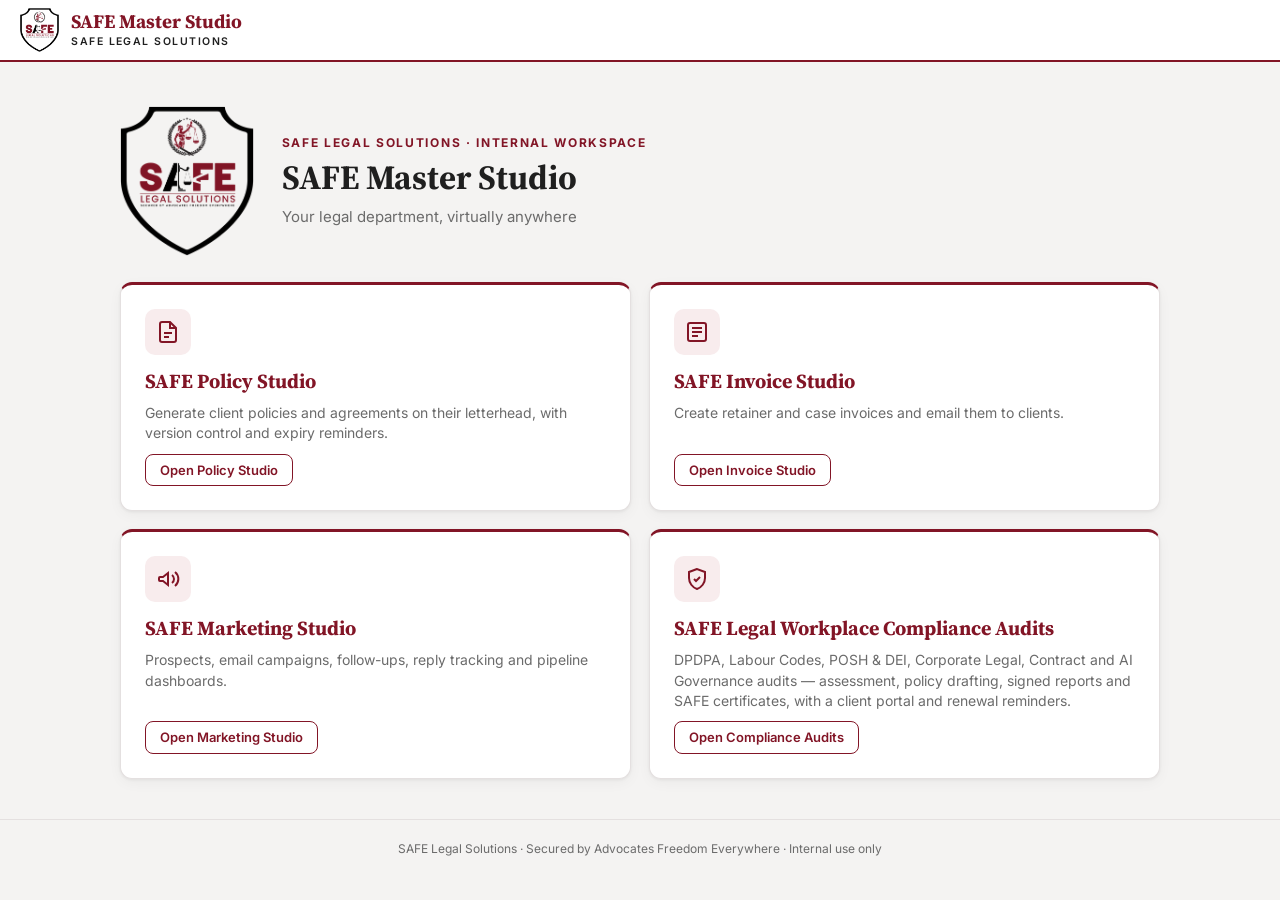
<file: index.html>
<!doctype html>
<html lang="en">
<head>
<meta charset="utf-8">
<meta name="viewport" content="width=device-width, initial-scale=1">
<title>SAFE Master Studio</title>
<link rel="icon" href="assets/favicon.png">
<link rel="preconnect" href="https://fonts.googleapis.com">
<link href="https://fonts.googleapis.com/css2?family=Source+Serif+4:wght@600;700&family=Inter:wght@400;500;600;700&display=swap" rel="stylesheet">
<link rel="stylesheet" href="assets/style.css">
<style>
  .wrap { max-width: 1080px; margin: 0 auto; padding: 0 20px; }
  .intro { padding: 44px 0 26px; display: flex; align-items: center; gap: 28px; }
  .intro img { height: 150px; width: auto; flex-shrink: 0; }
  .intro .eyebrow { color: var(--maroon); font-size: 12px; font-weight: 700; letter-spacing: .14em; text-transform: uppercase; }
  .intro h1 { font-size: 34px; color: var(--ink); margin: 6px 0 8px; }
  .intro p { color: var(--muted); margin: 0; font-size: 15px; max-width: 560px; }
  .studios { display: grid; grid-template-columns: repeat(2, 1fr); gap: 18px; padding-bottom: 40px; }
  .studio { background: #fff; border: 1px solid var(--line); border-top: 3px solid var(--maroon); border-radius: 12px; box-shadow: var(--shadow); padding: 24px; display: flex; flex-direction: column; gap: 10px; text-decoration: none; color: var(--ink); transition: transform .12s, box-shadow .12s; }
  .studio:hover { transform: translateY(-3px); box-shadow: 0 8px 24px rgba(130,21,38,.12); }
  .studio .icon { width: 46px; height: 46px; border-radius: 10px; background: var(--maroon-soft); color: var(--maroon); display: grid; place-items: center; }
  .studio .icon svg { width: 24px; height: 24px; }
  .studio h2 { font-family: "Source Serif 4", Georgia, serif; font-size: 20px; margin: 4px 0 0; color: var(--maroon); }
  .studio p { color: var(--muted); margin: 0; flex: 1; }
  .studio .go { align-self: flex-start; color: var(--maroon); border: 1px solid var(--maroon); border-radius: 8px; padding: 6px 14px; font-weight: 600; font-size: 13px; }
  .studio:hover .go { background: var(--maroon); color: #fff; }
  .studio.disabled { pointer-events: none; border-top-color: var(--line); }
  .studio.disabled > * { opacity: .5; }
  footer { text-align: center; color: var(--muted); font-size: 12px; padding: 20px; border-top: 1px solid var(--line); }
  @media (max-width: 860px) { .studios { grid-template-columns: 1fr; } .intro { flex-direction: column; text-align: center; } .intro img { height: 110px; } }
</style>
</head>
<body>
<div class="topbar">
  <a class="brand" href="./">
    <img src="assets/logo.png" alt="SAFE Legal Solutions">
    <span><span class="t1">SAFE Master Studio</span><span class="t2">SAFE Legal Solutions</span></span>
  </a>
</div>

<main class="wrap">
  <section class="intro">
    <img src="assets/logo.png" alt="">
    <div>
      <div class="eyebrow">SAFE Legal Solutions · Internal workspace</div>
      <h1>SAFE Master Studio</h1>
      <p id="tagline">Your legal department, virtually anywhere</p>
    </div>
  </section>

  <section class="studios">
    <a class="studio" id="go-policy" href="#">
      <div class="icon"><svg viewBox="0 0 24 24" fill="none" stroke="currentColor" stroke-width="2"><path d="M14 2H6a2 2 0 0 0-2 2v16a2 2 0 0 0 2 2h12a2 2 0 0 0 2-2V8z"/><path d="M14 2v6h6M8 13h8M8 17h5"/></svg></div>
      <h2>SAFE Policy Studio</h2>
      <p>Generate client policies and agreements on their letterhead, with version control and expiry reminders.</p>
      <span class="go">Open Policy Studio</span>
    </a>
    <a class="studio" id="go-invoice" href="#">
      <div class="icon"><svg viewBox="0 0 24 24" fill="none" stroke="currentColor" stroke-width="2"><rect x="3" y="3" width="18" height="18" rx="2"/><path d="M7 8h10M7 12h10M7 16h6"/></svg></div>
      <h2>SAFE Invoice Studio</h2>
      <p>Create retainer and case invoices and email them to clients.</p>
      <span class="go">Open Invoice Studio</span>
    </a>
    <a class="studio" id="go-marketing" href="#">
      <div class="icon"><svg viewBox="0 0 24 24" fill="none" stroke="currentColor" stroke-width="2"><path d="M3 11v2a1 1 0 0 0 1 1h3l5 4V6L7 10H4a1 1 0 0 0-1 1Z"/><path d="M16 8a5 5 0 0 1 0 8M19 5a9 9 0 0 1 0 14"/></svg></div>
      <h2>SAFE Marketing Studio</h2>
      <p>Prospects, email campaigns, follow-ups, reply tracking and pipeline dashboards.</p>
      <span class="go">Open Marketing Studio</span>
    </a>
    <a class="studio" id="go-audits" href="#">
      <div class="icon"><svg viewBox="0 0 24 24" fill="none" stroke="currentColor" stroke-width="2"><path d="M12 2 4 5v6c0 5 3.4 9.4 8 11 4.6-1.6 8-6 8-11V5z"/><path d="m9 12 2 2 4-4"/></svg></div>
      <h2>SAFE Legal Workplace Compliance Audits</h2>
      <p>DPDPA, Labour Codes, POSH &amp; DEI, Corporate Legal, Contract and AI Governance audits — assessment, policy drafting, signed reports and SAFE certificates, with a client portal and renewal reminders.</p>
      <span class="go">Open Compliance Audits</span>
    </a>
  </section>
</main>

<footer>SAFE Legal Solutions · Secured by Advocates Freedom Everywhere · Internal use only</footer>

<script src="assets/config.js"></script>
<script>
  const cfg = window.SAFE_CONFIG || {};
  const s = Object.assign({ audits: 'audits/' }, cfg.STUDIOS || {});
  [["policy", "go-policy"], ["invoice", "go-invoice"], ["marketing", "go-marketing"], ["audits", "go-audits"]].forEach(([k, id]) => {
    const el = document.getElementById(id);
    if (s[k]) { el.href = s[k]; }
    else { el.classList.add("disabled"); el.querySelector(".go").textContent = "Link not set yet"; }
  });
  if (cfg.FIRM && cfg.FIRM.tagline) document.getElementById("tagline").textContent = cfg.FIRM.tagline;
</script>
</body>
</html>
</file>
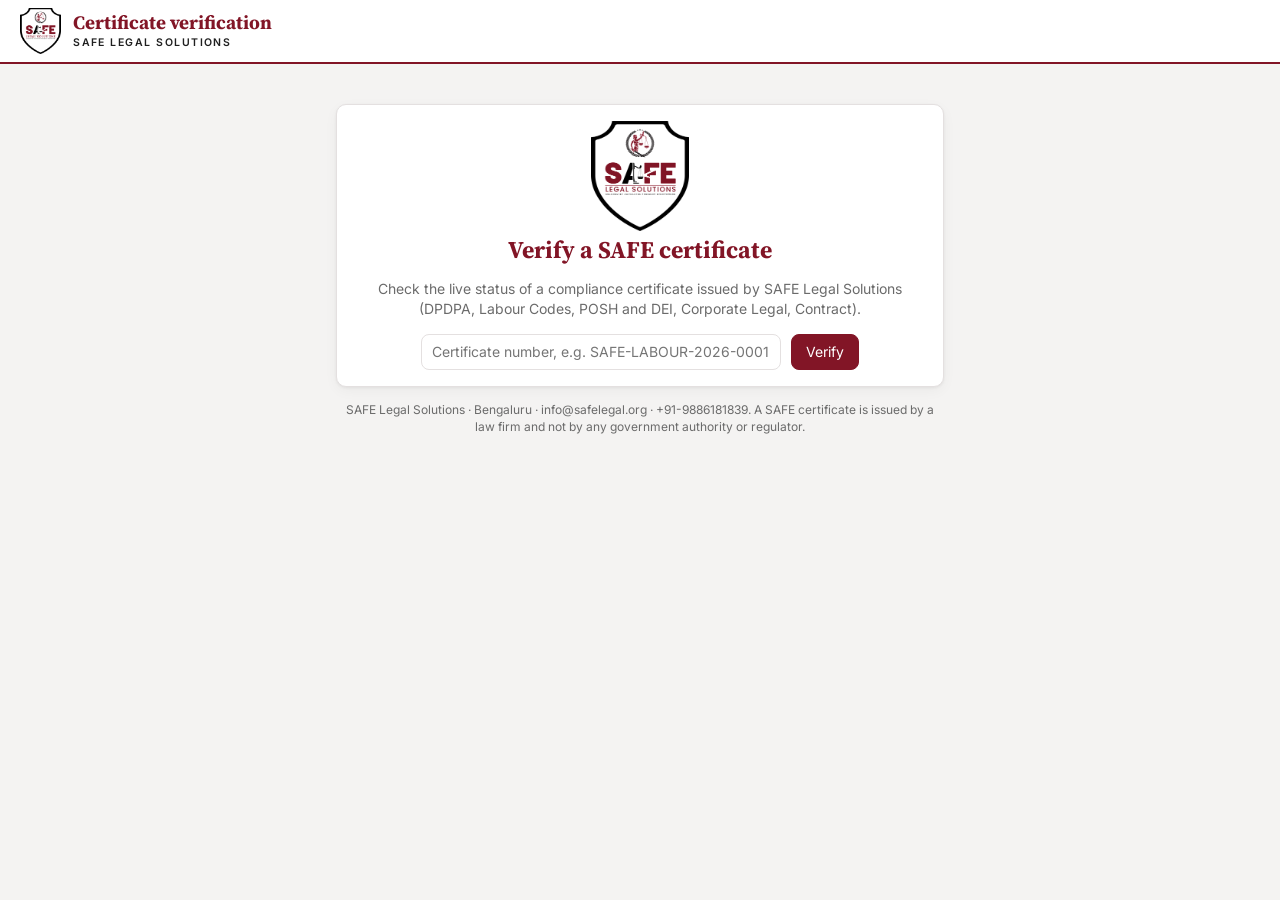
<file: audits/verify.html>
<!doctype html>
<html lang="en">
<head>
<meta charset="utf-8">
<meta name="viewport" content="width=device-width, initial-scale=1">
<title>Verify a SAFE Certificate</title>
<link rel="icon" href="assets/img/favicon.png">
<link rel="preconnect" href="https://fonts.googleapis.com">
<link href="https://fonts.googleapis.com/css2?family=Source+Serif+4:wght@600;700&family=Inter:wght@400;500;600;700&display=swap" rel="stylesheet">
<link rel="stylesheet" href="../assets/style.css">
<link rel="stylesheet" href="assets/audits.css">
<style>
  .vwrap { max-width: 640px; margin: 40px auto; padding: 0 16px; }
  .vcard { text-align: center; }
  .vcard img { height: 110px; }
  .status { font-size: 22px; font-weight: 700; font-family: "Source Serif 4", Georgia, serif; margin: 10px 0; }
  .status.ok { color: var(--green); } .status.bad { color: var(--red); }
  .vt { width: 100%; text-align: left; margin-top: 12px; } .vt td { padding: 7px 8px; border-bottom: 1px solid var(--line); } .vt td:first-child { color: var(--muted); width: 38%; }
</style>
</head>
<body>
<div class="topbar"><span class="brand"><img src="assets/img/logo.png" alt="SAFE Legal Solutions"><span><span class="t1">Certificate verification</span><span class="t2">SAFE Legal Solutions</span></span></span></div>
<div class="vwrap">
  <div class="card vcard">
    <img src="assets/img/logo.png" alt="">
    <h1 class="serif" style="color:var(--maroon)">Verify a SAFE certificate</h1>
    <p class="muted">Check the live status of a compliance certificate issued by SAFE Legal Solutions (DPDPA, Labour Codes, POSH and DEI, Corporate Legal, Contract).</p>
    <form id="vf" class="row" style="justify-content:center"><input id="vno" placeholder="Certificate number, e.g. SAFE-LABOUR-2026-00012" style="max-width:360px"><button class="primary">Verify</button></form>
    <div id="vres"></div>
  </div>
  <p class="small muted" style="text-align:center;margin-top:14px">SAFE Legal Solutions · Bengaluru · info@safelegal.org · +91-9886181839. A SAFE certificate is issued by a law firm and not by any government authority or regulator.</p>
</div>
<script src="../assets/config.js"></script>
<script src="assets/js/frameworks.js"></script>
<script src="assets/js/fw-dpdpa.js"></script>
<script src="assets/js/fw-labour.js"></script>
<script src="assets/js/fw-poshdei.js"></script>
<script src="assets/js/fw-corporate.js"></script>
<script src="assets/js/fw-contract.js"></script>
<script src="assets/js/fw-ai.js"></script>
<script src="assets/js/engine.js"></script>
<script src="assets/js/report.js"></script>
<script src="assets/js/api.js"></script>
<script src="assets/js/mock.js"></script>
<script>
(function () {
  const S = window.SAFE, esc = S.esc;
  const out = document.getElementById('vres');
  async function check(no) {
    if (!no) return;
    out.innerHTML = '<p><span class="spin"></span> Checking…</p>';
    try {
      const r = await S.verifyRemote(no.trim());
      if (!r.ok) { out.innerHTML = '<div class="status bad">Not found</div><p>' + esc(r.error || 'No certificate with this number was issued by SAFE Legal Solutions.') + '</p>'; return; }
      const c = r.cert;
      const live = c.status === 'valid' && S.today() <= c.validUntil;
      const label = live ? 'Valid' : c.status === 'suspended' ? 'Suspended' : c.status === 'revoked' ? 'Revoked' : 'Expired';
      out.innerHTML = '<div class="status ' + (live ? 'ok' : 'bad') + '">' + (live ? '✓ ' : '✕ ') + label + '</div>' +
        '<table class="vt"><tr><td>Certificate</td><td><b>' + esc(c.title || (S.fw(c.framework || 'dpdpa').certTitle(c.readiness))) + '</b></td></tr><tr><td>Certificate number</td><td><b>' + esc(c.no) + '</b></td></tr><tr><td>Organisation</td><td><b>' + esc(c.clientName) + '</b></td></tr><tr><td>Scope</td><td>' + esc(c.scope) + '</td></tr><tr><td>Opinion</td><td>' + esc(c.opinion) + (c.readiness ? ' (' + esc(S.fw(c.framework || 'dpdpa').certReadinessText || '') + ')' : '') + '</td></tr><tr><td>Issued</td><td>' + S.fmtDate(c.issued) + '</td></tr><tr><td>Valid until</td><td>' + S.fmtDate(c.validUntil) + '</td></tr><tr><td>Signed by</td><td>' + esc(c.signedBy) + ', for SAFE Legal Solutions</td></tr></table>';
    } catch (e) { out.innerHTML = '<div class="status bad">Could not check</div><p>' + esc(e.message) + '</p>'; }
  }
  document.getElementById('vf').onsubmit = (e) => { e.preventDefault(); check(document.getElementById('vno').value); };
  const q = new URLSearchParams(location.search).get('no');
  if (q) { document.getElementById('vno').value = q; check(q); }
})();
</script>
</body>
</html>
</file>
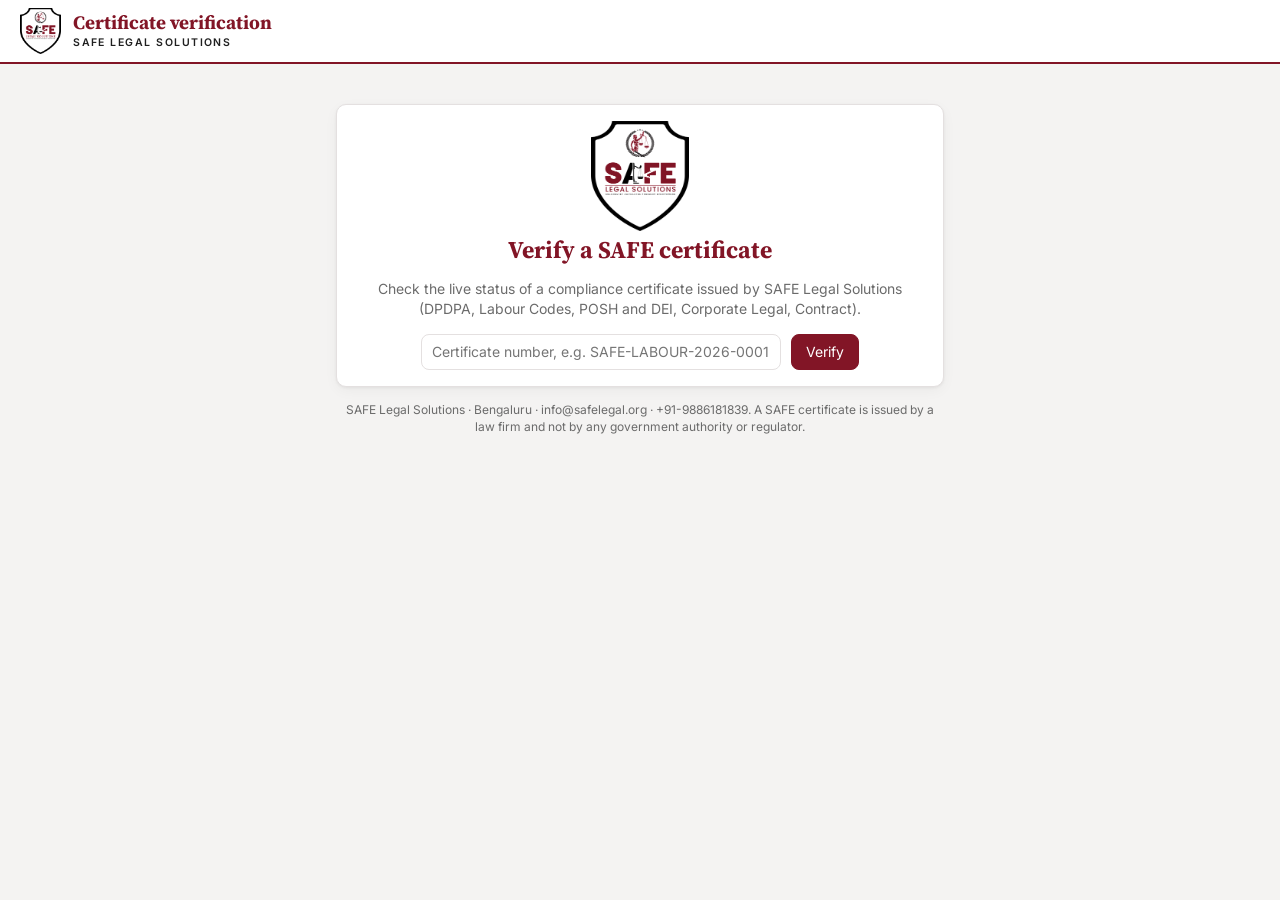
<file: dpdpa/verify.html>
<!doctype html><html lang="en"><head><meta charset="utf-8"><meta name="robots" content="noindex"><title>Moved — SAFE Compliance Audits</title>
<script>location.replace('../audits/verify.html' + location.search + location.hash);</script>
<meta http-equiv="refresh" content="0; url=../audits/verify.html"></head><body style="font-family:sans-serif;padding:24px">This page has moved to <a href="../audits/verify.html">SAFE Legal Workplace Compliance Audits</a>.</body></html>
</file>
<file: assets/style.css>
/* SAFE Master Studio — shared styles (SAFE maroon on white) */
:root {
  --maroon: #821526;
  --maroon-dark: #62101d;
  --maroon-soft: #f8eced;
  --ink: #1f1f1f;
  --muted: #6b6b6b;
  --line: #e4e0e0;
  --bg: #f4f3f2;
  --card: #ffffff;
  --green: #2e7d32;
  --green-soft: #e6f2e7;
  --amber: #b26a00;
  --amber-soft: #fff4e0;
  --red: #b3261e;
  --red-soft: #fbe9e7;
  --blue: #1f5c99;
  --blue-soft: #e7f0f9;
  --radius: 10px;
  --shadow: 0 1px 3px rgba(0,0,0,.06), 0 4px 14px rgba(0,0,0,.04);
  font-family: "Inter", "Segoe UI", Arial, sans-serif;
}
* { box-sizing: border-box; }
body { margin: 0; background: var(--bg); color: var(--ink); font-size: 14px; line-height: 1.45; }
a { color: var(--maroon); }
h1, h2, h3 { margin: 0 0 .4em; line-height: 1.2; }
h1 { font-size: 24px; } h2 { font-size: 18px; } h3 { font-size: 15px; }
.muted { color: var(--muted); }
.small { font-size: 12px; }

/* Top bar — white, SAFE shield logo, maroon rule (matches Policy Studio) */
.serif, h1, .topbar .brand .t1 { font-family: "Source Serif 4", Georgia, "Times New Roman", serif; }
.topbar { background: #fff; color: var(--ink); display: flex; align-items: center; gap: 12px; padding: 8px 20px; border-bottom: 2px solid var(--maroon); position: sticky; top: 0; z-index: 20; }
.topbar .brand { display: flex; align-items: center; gap: 12px; text-decoration: none; }
.topbar .brand img { height: 44px; width: auto; display: block; }
.topbar .brand .t1 { display: block; color: var(--maroon); font-weight: 700; font-size: 19px; line-height: 1.1; }
.topbar .brand .t2 { display: block; color: var(--ink); font-size: 10.5px; font-weight: 600; letter-spacing: .14em; text-transform: uppercase; margin-top: 2px; }
.topbar .spacer { flex: 1; }
.topbar .user { font-size: 13px; color: var(--muted); }
.topbar button, .topbar .btn { background: #fff; color: var(--maroon); border: 1px solid var(--maroon); }
.topbar button:hover, .topbar .btn:hover { background: var(--maroon-soft); }

/* Buttons and inputs */
button, .btn { font: inherit; cursor: pointer; border-radius: 8px; padding: 7px 14px; border: 1px solid var(--line); background: #fff; color: var(--ink); text-decoration: none; display: inline-flex; align-items: center; gap: 6px; }
button:hover, .btn:hover { border-color: #c9bdbd; }
button.primary, .btn.primary { background: var(--maroon); border-color: var(--maroon); color: #fff; }
button.primary:hover, .btn.primary:hover { background: var(--maroon-dark); }
button.danger { color: var(--red); }
button:disabled { opacity: .5; cursor: not-allowed; }
input, select, textarea { font: inherit; padding: 7px 10px; border: 1px solid var(--line); border-radius: 8px; background: #fff; color: var(--ink); width: 100%; }
textarea { min-height: 90px; resize: vertical; }
label { display: block; font-size: 12px; font-weight: 600; color: var(--muted); margin: 10px 0 4px; }
.row { display: flex; gap: 10px; align-items: center; flex-wrap: wrap; }
.grid2 { display: grid; grid-template-columns: 1fr 1fr; gap: 12px; }
.grid3 { display: grid; grid-template-columns: repeat(3, 1fr); gap: 12px; }

.card { background: var(--card); border: 1px solid var(--line); border-radius: var(--radius); box-shadow: var(--shadow); padding: 16px; }

/* Pills */
.pill { display: inline-block; font-size: 11px; font-weight: 600; padding: 2px 8px; border-radius: 999px; background: #eee; color: #444; white-space: nowrap; }
.pill.green { background: var(--green-soft); color: var(--green); }
.pill.amber { background: var(--amber-soft); color: var(--amber); }
.pill.red { background: var(--red-soft); color: var(--red); }
.pill.blue { background: var(--blue-soft); color: var(--blue); }
.pill.maroon { background: var(--maroon-soft); color: var(--maroon); }

/* Tables */
table { border-collapse: collapse; width: 100%; }
th, td { text-align: left; padding: 8px 10px; border-bottom: 1px solid var(--line); vertical-align: top; }
th { font-size: 12px; color: var(--muted); font-weight: 600; background: #fcfafa; position: sticky; top: 0; }
tr.clickable { cursor: pointer; }
tr.clickable:hover td { background: var(--maroon-soft); }
.table-wrap { overflow: auto; max-height: 62vh; border: 1px solid var(--line); border-radius: var(--radius); background: #fff; }

/* Modal */
.modal-bg { position: fixed; inset: 0; background: rgba(0,0,0,.35); display: flex; align-items: flex-start; justify-content: center; padding: 40px 16px; z-index: 50; overflow: auto; }
.modal { background: #fff; border-radius: 12px; width: min(760px, 100%); padding: 20px; box-shadow: 0 10px 40px rgba(0,0,0,.2); }
.modal header { display: flex; align-items: center; justify-content: space-between; margin-bottom: 8px; }

.toast { position: fixed; bottom: 20px; right: 20px; background: var(--ink); color: #fff; padding: 10px 16px; border-radius: 8px; z-index: 99; box-shadow: var(--shadow); }
.banner { background: var(--amber-soft); color: var(--amber); border: 1px solid #f2d6a6; padding: 8px 14px; border-radius: 8px; margin-bottom: 14px; font-size: 13px; }

@media (max-width: 760px) {
  .grid2, .grid3 { grid-template-columns: 1fr; }
}
[hidden] { display: none !important; }
</file>
<file: audits/assets/audits.css>
/* SAFE DPDPA Compliance Studio — builds on ../assets/style.css (SAFE maroon on white) */
:root { --sidebar: 232px; }
body { min-height: 100vh; }
.serif { font-family: "Source Serif 4", Georgia, serif; }
.topbar .brand img { height: 46px; }
.topbar .ai-badge { font-size: 11px; font-weight: 700; letter-spacing: .08em; color: var(--maroon); background: var(--maroon-soft); border: 1px solid #ead3d6; padding: 3px 9px; border-radius: 999px; }
.demo-flag { background: var(--amber-soft); color: var(--amber); border: 1px solid #f2d6a6; font-size: 11px; font-weight: 700; padding: 3px 9px; border-radius: 999px; }

/* layout */
.shell { display: grid; grid-template-columns: var(--sidebar) 1fr; min-height: calc(100vh - 62px); }
.side { background: #fff; border-right: 1px solid var(--line); padding: 14px 10px; display: flex; flex-direction: column; gap: 2px; }
.side button { justify-content: flex-start; border: 0; background: transparent; width: 100%; padding: 9px 12px; font-weight: 500; color: var(--ink); border-radius: 8px; }
.side button:hover { background: var(--maroon-soft); }
.side button.on { background: var(--maroon); color: #fff; }
.side .sep { height: 1px; background: var(--line); margin: 10px 6px; }
.side .cap { font-size: 11px; text-transform: uppercase; letter-spacing: .12em; color: var(--muted); padding: 8px 12px 4px; font-weight: 700; }
.side .client-link { font-size: 13px; padding: 7px 12px; flex-direction: column; align-items: flex-start; text-align: left; gap: 0; }
.side .client-link small { display: block; color: var(--muted); font-size: 11px; }
.side .client-link.on small { color: rgba(255,255,255,.8); }
.main { padding: 22px 26px 60px; min-width: 0; }
.main h1 { font-size: 24px; color: var(--ink); }
.page-head { display: flex; align-items: flex-start; justify-content: space-between; gap: 14px; flex-wrap: wrap; margin-bottom: 16px; }
.page-head .sub { color: var(--muted); margin-top: 2px; }

/* cards and grids */
.kpis { display: grid; grid-template-columns: repeat(auto-fit, minmax(170px, 1fr)); gap: 12px; margin-bottom: 16px; }
.kpi { background: #fff; border: 1px solid var(--line); border-radius: 12px; padding: 14px 16px; box-shadow: var(--shadow); }
.kpi .v { font-size: 26px; font-weight: 700; font-family: "Source Serif 4", Georgia, serif; color: var(--ink); }
.kpi .l { font-size: 12px; color: var(--muted); }
.kpi.red .v { color: var(--red); } .kpi.amber .v { color: var(--amber); } .kpi.green .v { color: var(--green); } .kpi.maroon .v { color: var(--maroon); }
.cols { display: grid; grid-template-columns: 1.4fr 1fr; gap: 16px; }
.cols.even { grid-template-columns: 1fr 1fr; }
.stack { display: flex; flex-direction: column; gap: 14px; }
.card h2 { font-size: 16px; font-family: "Source Serif 4", Georgia, serif; color: var(--maroon); }
.card h3 { font-size: 14px; }
.card .head { display: flex; align-items: center; justify-content: space-between; gap: 10px; margin-bottom: 8px; flex-wrap: wrap; }
.empty { color: var(--muted); padding: 18px; text-align: center; border: 1px dashed var(--line); border-radius: 10px; background: #fff; }

/* stepper */
.stepper { display: flex; gap: 0; margin: 4px 0 16px; background: #fff; border: 1px solid var(--line); border-radius: 12px; overflow: hidden; }
.step { flex: 1; padding: 10px 12px; font-size: 12px; border-right: 1px solid var(--line); position: relative; min-width: 0; }
.step:last-child { border-right: 0; }
.step .n { display: inline-grid; place-items: center; width: 20px; height: 20px; border-radius: 50%; background: #eee; color: #555; font-weight: 700; font-size: 11px; margin-right: 6px; }
.step .t { font-weight: 600; }
.step .w { display: block; color: var(--muted); font-size: 11px; margin-top: 2px; white-space: nowrap; overflow: hidden; text-overflow: ellipsis; }
.step.done .n { background: var(--green); color: #fff; }
.step.cur { background: var(--maroon-soft); }
.step.cur .n { background: var(--maroon); color: #fff; }

/* tabs */
.tabs { display: flex; gap: 4px; border-bottom: 1px solid var(--line); margin-bottom: 16px; flex-wrap: wrap; }
.tabs button { border: 0; border-bottom: 2px solid transparent; border-radius: 0; background: transparent; padding: 9px 12px; font-weight: 600; color: var(--muted); }
.tabs button.on { color: var(--maroon); border-bottom-color: var(--maroon); }
.tabs .count { background: var(--maroon); color: #fff; border-radius: 999px; font-size: 10px; padding: 1px 6px; margin-left: 4px; }

/* gauge and bars */
.gauge { display: flex; align-items: center; gap: 16px; }
.gauge svg { width: 110px; height: 110px; flex-shrink: 0; }
.gauge .big { font-family: "Source Serif 4", Georgia, serif; font-size: 22px; font-weight: 700; }
.bars { display: flex; flex-direction: column; gap: 7px; }
.bar { display: grid; grid-template-columns: 1fr 120px 42px; gap: 10px; align-items: center; font-size: 12.5px; }
.bar .track { height: 8px; background: #eee; border-radius: 999px; overflow: hidden; }
.bar .fill { height: 100%; border-radius: 999px; }
.bar .pct { text-align: right; font-weight: 600; }

/* forms */
.form-sec { margin-bottom: 14px; }
.form-sec > h3 { color: var(--maroon); font-family: "Source Serif 4", Georgia, serif; font-size: 16px; margin-bottom: 4px; }
.field { margin-bottom: 4px; }
.field .help { font-size: 11.5px; color: var(--muted); margin-top: 3px; }
.req::after { content: " *"; color: var(--red); }
.checks { display: flex; flex-wrap: wrap; gap: 6px 14px; }
.checks label, .radios label { display: inline-flex; align-items: center; gap: 6px; font-weight: 500; color: var(--ink); font-size: 13px; margin: 0; }
.checks input, .radios input { width: auto; }
.radios { display: flex; gap: 14px; }
.seg { display: inline-flex; border: 1px solid var(--line); border-radius: 9px; overflow: hidden; flex-wrap: wrap; }
.seg button { border: 0; border-radius: 0; border-right: 1px solid var(--line); padding: 6px 12px; font-size: 12.5px; font-weight: 600; background: #fff; }
.seg button:last-child { border-right: 0; }
.seg button.on[data-v="yes"] { background: var(--green); color: #fff; }
.seg button.on[data-v="partly"] { background: var(--amber); color: #fff; }
.seg button.on[data-v="no"], .seg button.on[data-v="unsure"] { background: var(--red); color: #fff; }
.seg button.on[data-v="na"] { background: #666; color: #fff; }

/* controls */
.domain-list { display: grid; grid-template-columns: 250px 1fr; gap: 16px; align-items: start; }
.domain-nav { position: sticky; top: 76px; background: #fff; border: 1px solid var(--line); border-radius: 12px; padding: 6px; max-height: calc(100vh - 100px); overflow: auto; }
.domain-nav button { width: 100%; justify-content: space-between; border: 0; background: transparent; padding: 8px 10px; font-size: 13px; text-align: left; }
.domain-nav button.on { background: var(--maroon-soft); color: var(--maroon); font-weight: 600; }
.domain-nav .prog { font-size: 11px; color: var(--muted); white-space: nowrap; }
.ctrl { background: #fff; border: 1px solid var(--line); border-left: 4px solid #ccc; border-radius: 10px; padding: 14px 16px; margin-bottom: 12px; }
.ctrl.M { border-left-color: var(--red); } .ctrl.S { border-left-color: var(--amber); } .ctrl.W { border-left-color: var(--blue); }
.ctrl .meta { display: flex; gap: 6px; flex-wrap: wrap; align-items: center; font-size: 11.5px; color: var(--muted); margin-bottom: 4px; }
.ctrl .q { font-weight: 600; font-size: 14px; margin: 4px 0 8px; }
.ctrl details { margin-top: 6px; } .ctrl summary { cursor: pointer; font-size: 12px; color: var(--muted); }
.ctrl .req-text { font-size: 12.5px; color: #444; background: #faf7f7; border-radius: 8px; padding: 8px 10px; margin-top: 6px; }
.fu { background: var(--blue-soft); border-radius: 8px; padding: 8px 10px; margin-top: 8px; }
.fu .fq { font-size: 13px; font-weight: 600; color: var(--blue); }
.fu .fq::before { content: "SAFE AI asks: "; font-weight: 700; }
.ev-list { display: flex; flex-direction: column; gap: 6px; margin-top: 8px; }
.ev { display: flex; gap: 10px; align-items: flex-start; border: 1px solid var(--line); border-radius: 8px; padding: 7px 10px; font-size: 12.5px; background: #fcfbfb; }
.ev .nm { font-weight: 600; word-break: break-all; }
.ev .rv { font-size: 12px; color: #444; margin-top: 2px; }
.ai-box { background: linear-gradient(180deg, #fbf3f4, #fff); border: 1px solid #ecd6d9; border-radius: 10px; padding: 12px 14px; }
.ai-box .lbl { font-size: 11px; font-weight: 700; letter-spacing: .1em; color: var(--maroon); text-transform: uppercase; margin-bottom: 4px; }
.ai-box .lbl::before { content: "✦ "; }

/* findings */
.find { background: #fff; border: 1px solid var(--line); border-radius: 10px; padding: 12px 14px; margin-bottom: 10px; }
.find.major { border-left: 4px solid var(--red); } .find.minor { border-left: 4px solid var(--amber); } .find.ofi { border-left: 4px solid var(--blue); } .find.conformity { border-left: 4px solid var(--green); }
.find .top { display: flex; justify-content: space-between; gap: 10px; flex-wrap: wrap; }
.find .t { font-weight: 600; }
.find .body { font-size: 13px; margin-top: 6px; display: grid; gap: 4px; }
.find .body b { color: var(--muted); font-weight: 600; font-size: 12px; }
.filter-row { display: flex; gap: 8px; flex-wrap: wrap; margin-bottom: 12px; }
.filter-row select, .filter-row input { width: auto; }

/* lists */
.list-row { display: flex; justify-content: space-between; align-items: center; gap: 10px; padding: 9px 0; border-bottom: 1px solid var(--line); }
.list-row:last-child { border-bottom: 0; }
.blockers li { margin-bottom: 4px; color: var(--red); }
.ok-line { color: var(--green); font-weight: 600; }
.log { font-size: 12px; max-height: 280px; overflow: auto; }
.log div { padding: 4px 0; border-bottom: 1px dashed var(--line); }
.mono { font-family: ui-monospace, Menlo, Consolas, monospace; font-size: 12px; }
.docview { background: #fff; border: 1px solid var(--line); border-radius: 10px; padding: 18px 22px; max-height: 60vh; overflow: auto; }
.docview .r-title { font-size: 18px; color: var(--maroon); text-align: center; font-weight: 700; }
.docview .r-subtitle { text-align: center; color: #555; margin-bottom: 8px; }
.docview .r-banner { background: #fde9e7; color: #b3261e; text-align: center; font-size: 11px; font-weight: 700; padding: 4px; margin: 8px 0; }
.docview .r-h1 { color: var(--maroon); font-weight: 700; border-bottom: 1px solid #e3d0d3; margin: 14px 0 6px; }
.docview .r-h2 { font-weight: 700; margin: 10px 0 4px; }
.docview .r-clause { margin-bottom: 4px; } .docview .r-clause .num { display: inline-block; width: 34px; margin-left: -34px; }
.docview .r-bullet { margin-left: 22px; } .docview .r-bullet::before { content: "• "; margin-left: -12px; }
.docview .r-table { border-collapse: collapse; width: 100%; margin: 6px 0; font-size: 12px; }
.docview .r-table td, .docview .r-table th { border: 1px solid #ccc; padding: 3px 6px; text-align: left; }
.docview mark { background: #fff59d; }
textarea.doc-edit { min-height: 50vh; font-family: ui-monospace, Menlo, Consolas, monospace; font-size: 12.5px; }

/* portal */
.portal-main { max-width: 1120px; margin: 0 auto; padding: 22px 18px 70px; }
.hero { background: #fff; border: 1px solid var(--line); border-top: 3px solid var(--maroon); border-radius: 12px; padding: 18px 20px; box-shadow: var(--shadow); margin-bottom: 14px; display: flex; gap: 18px; align-items: center; flex-wrap: wrap; }
.hero h1 { font-size: 22px; margin: 0; }
.next { background: var(--maroon); color: #fff; border-radius: 12px; padding: 16px 18px; margin-bottom: 14px; display: flex; justify-content: space-between; align-items: center; gap: 12px; flex-wrap: wrap; }
.next h2 { color: #fff; font-size: 17px; margin: 0; font-family: "Source Serif 4", Georgia, serif; }
.next p { margin: 4px 0 0; opacity: .9; }
.next .btn, .next button { background: #fff; color: var(--maroon); border-color: #fff; font-weight: 700; }
.login-card { max-width: 420px; margin: 60px auto; text-align: center; }
.login-card img { height: 120px; }
.fab { position: fixed; right: 20px; bottom: 20px; z-index: 40; background: var(--maroon); color: #fff; border: 0; border-radius: 999px; padding: 12px 18px; font-weight: 700; box-shadow: 0 6px 20px rgba(130,21,38,.35); }
.fab:hover { background: var(--maroon-dark); }
.chat { position: fixed; right: 20px; bottom: 76px; width: min(400px, calc(100vw - 40px)); max-height: 70vh; background: #fff; border: 1px solid var(--line); border-radius: 14px; box-shadow: 0 10px 40px rgba(0,0,0,.2); z-index: 41; display: flex; flex-direction: column; }
.chat header { padding: 10px 14px; border-bottom: 2px solid var(--maroon); display: flex; justify-content: space-between; align-items: center; }
.chat header b { color: var(--maroon); font-family: "Source Serif 4", Georgia, serif; font-size: 16px; }
.chat .msgs { padding: 12px; overflow: auto; flex: 1; display: flex; flex-direction: column; gap: 8px; font-size: 13px; }
.chat .m { padding: 8px 10px; border-radius: 10px; white-space: pre-wrap; max-width: 90%; }
.chat .m.u { background: var(--maroon); color: #fff; align-self: flex-end; }
.chat .m.a { background: #f4eff0; align-self: flex-start; }
.chat form { display: flex; gap: 6px; padding: 10px; border-top: 1px solid var(--line); }
.chat form textarea { min-height: 40px; height: 40px; }
.spin { display: inline-block; width: 14px; height: 14px; border: 2px solid currentColor; border-right-color: transparent; border-radius: 50%; animation: sp .7s linear infinite; vertical-align: -2px; }
@keyframes sp { to { transform: rotate(360deg); } }
.progress { height: 6px; background: #eee; border-radius: 999px; overflow: hidden; margin: 6px 0; }
.progress > div { height: 100%; background: var(--maroon); transition: width .3s; }
footer.site { text-align: center; color: var(--muted); font-size: 12px; padding: 18px; border-top: 1px solid var(--line); background: #fff; }

@media (max-width: 980px) {
  .shell { grid-template-columns: 1fr; }
  .side { flex-direction: row; overflow-x: auto; border-right: 0; border-bottom: 1px solid var(--line); padding: 6px; }
  .side button { width: auto; white-space: nowrap; }
  .side .sep, .side .cap, .side .client-link { display: none; }
  .cols, .cols.even, .domain-list { grid-template-columns: 1fr; }
  .domain-nav { position: static; max-height: none; }
  .stepper { flex-wrap: wrap; } .step { flex: 1 1 45%; border-bottom: 1px solid var(--line); }
  .main { padding: 16px; }
  .bar { grid-template-columns: 1fr 80px 38px; }
}

@media (max-width: 600px) { .topbar .ai-badge, .topbar .demo-flag { display: none; } .topbar .brand .t1 { font-size: 16px; } .topbar .user { display: none; } }

/* audit type switcher */
.audit-switch { display: flex; gap: 8px; flex-wrap: wrap; margin: 0 0 14px; }
.audit-switch button { flex-direction: column; align-items: flex-start; gap: 0; padding: 8px 14px; border-radius: 10px; background: #fff; min-width: 130px; }
.audit-switch button small { color: var(--muted); font-size: 11px; font-weight: 500; }
.audit-switch button.on { border-color: var(--maroon); background: var(--maroon-soft); box-shadow: inset 0 -3px 0 var(--maroon); }
.audit-switch button.add { border-style: dashed; color: var(--maroon); justify-content: center; align-items: center; }
.pill.fw { background: #f1ecec; color: var(--maroon); border: 1px solid #e3d0d3; }
.fw-grid { display: grid; grid-template-columns: repeat(auto-fit, minmax(220px, 1fr)); gap: 10px; }
.fw-card { border: 1px solid var(--line); border-radius: 12px; padding: 12px 14px; background: #fff; cursor: pointer; text-align: left; display: block; width: 100%; }
.fw-card:hover, .fw-card.on { border-color: var(--maroon); background: var(--maroon-soft); }
.fw-card b { color: var(--maroon); display: block; margin-bottom: 4px; font-family: "Source Serif 4", Georgia, serif; font-size: 15px; }
.fw-card span { font-size: 12px; color: var(--muted); }
.fw-card[disabled] { opacity: .5; cursor: not-allowed; }
</file>
